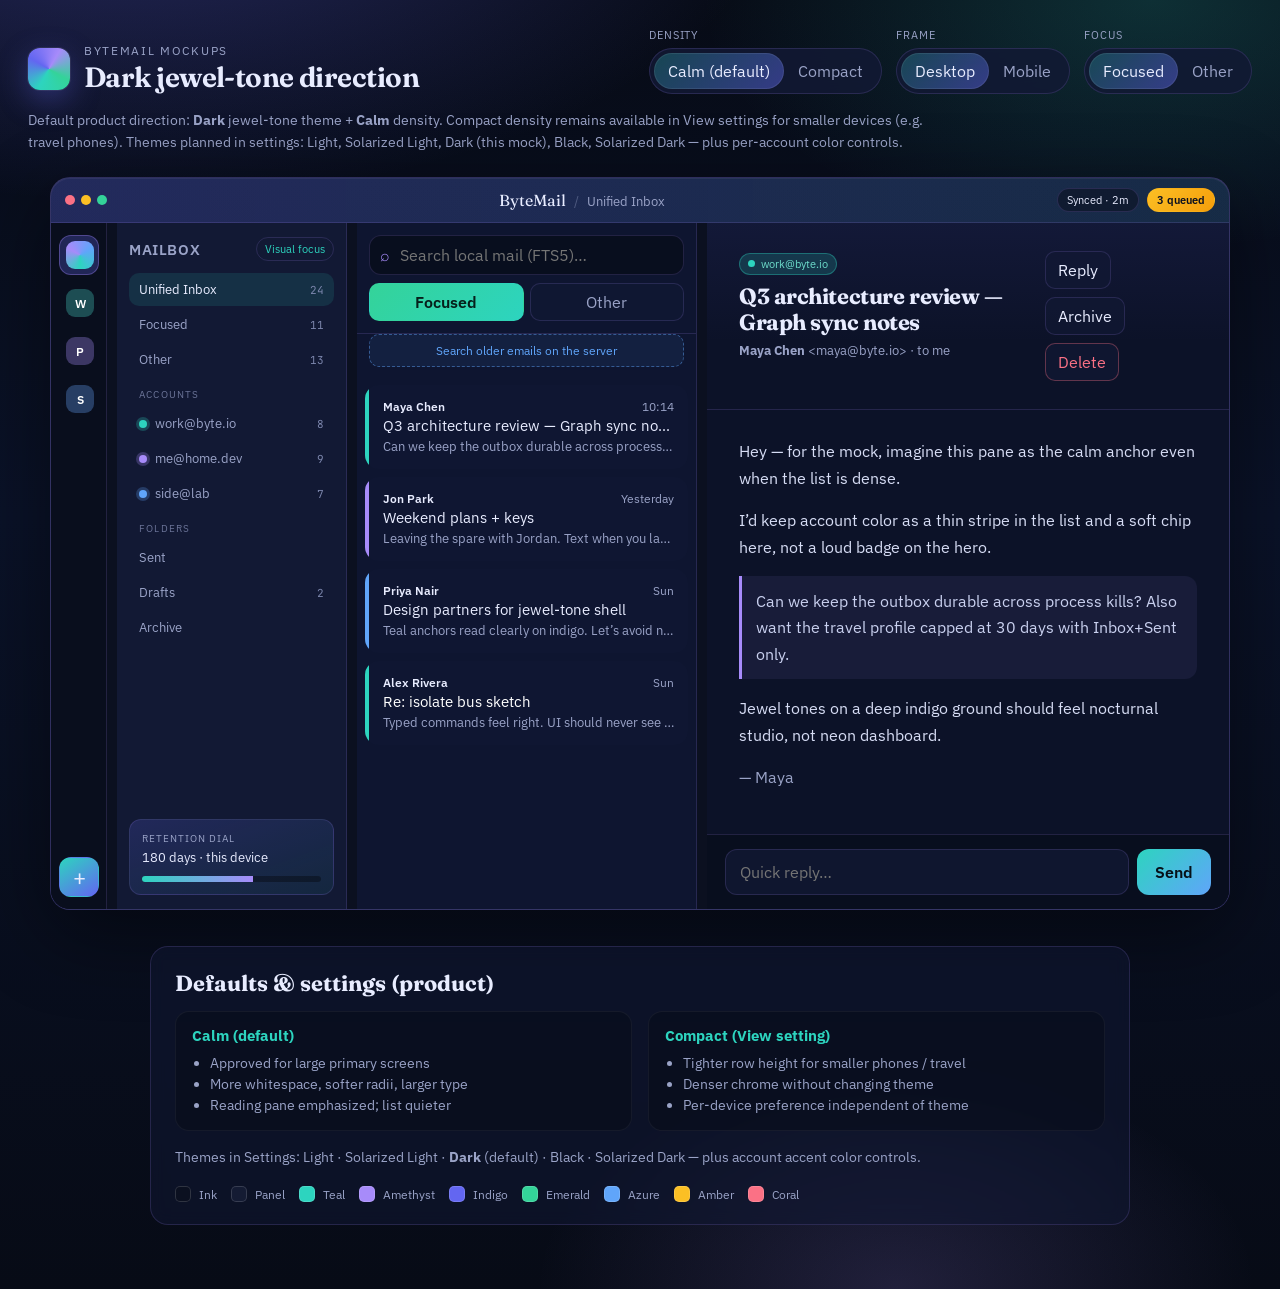
<file: mockups/index.html>
<!DOCTYPE html>
<html lang="en">
<head>
  <meta charset="UTF-8" />
  <meta name="viewport" content="width=device-width, initial-scale=1" />
  <title>ByteMail — Visual Direction Mockups</title>
  <link rel="preconnect" href="https://fonts.googleapis.com" />
  <link rel="preconnect" href="https://fonts.gstatic.com" crossorigin />
  <link href="https://fonts.googleapis.com/css2?family=Fraunces:opsz,wght@9..144,500;9..144,650&family=IBM+Plex+Sans:wght@400;500;600&family=JetBrains+Mono:wght@450&display=swap" rel="stylesheet" />
  <link rel="stylesheet" href="mockups.css" />
</head>
<body>
  <header class="studio-bar">
    <div class="brand-block">
      <span class="logo-mark" aria-hidden="true"></span>
      <div>
        <p class="eyebrow">ByteMail mockups</p>
        <h1>Dark jewel-tone direction</h1>
      </div>
    </div>
    <div class="studio-controls" role="group" aria-label="Mockup controls">
      <label class="seg">
        <span class="seg-label">Density</span>
        <div class="seg-group">
          <button type="button" class="seg-btn is-active" data-density="calm" aria-pressed="true">Calm (default)</button>
          <button type="button" class="seg-btn" data-density="outlook" aria-pressed="false">Compact</button>
        </div>
      </label>
      <label class="seg">
        <span class="seg-label">Frame</span>
        <div class="seg-group">
          <button type="button" class="seg-btn is-active" data-frame="desktop" aria-pressed="true">Desktop</button>
          <button type="button" class="seg-btn" data-frame="mobile" aria-pressed="false">Mobile</button>
        </div>
      </label>
      <label class="seg">
        <span class="seg-label">Focus</span>
        <div class="seg-group">
          <button type="button" class="seg-btn is-active" data-focus="focused" aria-pressed="true">Focused</button>
          <button type="button" class="seg-btn" data-focus="other" aria-pressed="false">Other</button>
        </div>
      </label>
    </div>
  </header>

  <p class="studio-note">
    Default product direction: <strong>Dark</strong> jewel-tone theme + <strong>Calm</strong> density.
    Compact density remains available in View settings for smaller devices (e.g. travel phones).
    Themes planned in settings: Light, Solarized Light, Dark (this mock), Black, Solarized Dark — plus per-account color controls.
  </p>

  <main class="stage" data-density="calm" data-frame="desktop" data-focus="focused">
    <!-- DESKTOP SHELL -->
    <section class="device device-desktop" aria-label="Desktop mockup">
      <div class="titlebar">
        <div class="traffic">
          <span></span><span></span><span></span>
        </div>
        <div class="titlebar-center">
          <span class="app-name">ByteMail</span>
          <span class="title-sep">/</span>
          <span class="context-label">Unified Inbox</span>
        </div>
        <div class="titlebar-actions">
          <span class="pill soft">Synced · 2m</span>
          <span class="pill accent-amber">3 queued</span>
        </div>
      </div>

      <div class="app-shell">
        <aside class="rail" aria-label="Accounts">
          <button class="rail-item is-active" title="Unified">
            <span class="rail-glyph multi"></span>
          </button>
          <button class="rail-item" title="Work" style="--acc:#2dd4bf">
            <span class="rail-glyph">W</span>
          </button>
          <button class="rail-item" title="Personal" style="--acc:#a78bfa">
            <span class="rail-glyph">P</span>
          </button>
          <button class="rail-item" title="Side" style="--acc:#60a5fa">
            <span class="rail-glyph">S</span>
          </button>
          <div class="rail-spacer"></div>
          <button class="rail-item compose" title="Compose">+</button>
        </aside>

        <aside class="sidebar">
          <div class="sidebar-head">
            <h2>Mailbox</h2>
            <button class="ghost-btn" type="button">Visual focus</button>
          </div>
          <nav class="folder-nav">
            <a class="folder is-active" href="#"><span>Unified Inbox</span><em>24</em></a>
            <a class="folder" href="#"><span>Focused</span><em>11</em></a>
            <a class="folder" href="#"><span>Other</span><em>13</em></a>
            <div class="folder-group">Accounts</div>
            <a class="folder" href="#"><i class="dot" style="--acc:#2dd4bf"></i><span>work@byte.io</span><em>8</em></a>
            <a class="folder" href="#"><i class="dot" style="--acc:#a78bfa"></i><span>me@home.dev</span><em>9</em></a>
            <a class="folder" href="#"><i class="dot" style="--acc:#60a5fa"></i><span>side@lab</span><em>7</em></a>
            <div class="folder-group">Folders</div>
            <a class="folder" href="#"><span>Sent</span></a>
            <a class="folder" href="#"><span>Drafts</span><em>2</em></a>
            <a class="folder" href="#"><span>Archive</span></a>
          </nav>
          <div class="retention-card">
            <p class="ret-label">Retention dial</p>
            <p class="ret-value">180 days · this device</p>
            <div class="ret-bar"><span style="width:62%"></span></div>
          </div>
        </aside>

        <section class="list-pane">
          <div class="list-toolbar">
            <div class="search">
              <span class="search-icon" aria-hidden="true">⌕</span>
              <input type="search" placeholder="Search local mail (FTS5)…" value="" />
            </div>
            <div class="focus-toggle" role="group" aria-label="Focus filter">
              <button type="button" class="focus-btn is-on" data-set-focus="focused">Focused</button>
              <button type="button" class="focus-btn" data-set-focus="other">Other</button>
            </div>
          </div>
          <div class="remote-bridge">
            <button type="button">Search older emails on the server</button>
          </div>
          <ul class="message-list focused-list">
            <li class="msg is-selected" style="--acc:#2dd4bf" data-bucket="focused">
              <span class="acc-stripe"></span>
              <div class="msg-main">
                <div class="msg-top">
                  <strong>Maya Chen</strong>
                  <time>10:14</time>
                </div>
                <p class="subject">Q3 architecture review — Graph sync notes</p>
                <p class="snippet">Can we keep the outbox durable across process kills? Also want the travel profile…</p>
              </div>
            </li>
            <li class="msg" style="--acc:#a78bfa" data-bucket="focused">
              <span class="acc-stripe"></span>
              <div class="msg-main">
                <div class="msg-top">
                  <strong>Jon Park</strong>
                  <time>Yesterday</time>
                </div>
                <p class="subject">Weekend plans + keys</p>
                <p class="snippet">Leaving the spare with Jordan. Text when you land.</p>
              </div>
            </li>
            <li class="msg" style="--acc:#60a5fa" data-bucket="focused">
              <span class="acc-stripe"></span>
              <div class="msg-main">
                <div class="msg-top">
                  <strong>Priya Nair</strong>
                  <time>Sun</time>
                </div>
                <p class="subject">Design partners for jewel-tone shell</p>
                <p class="snippet">Teal anchors read clearly on indigo. Let’s avoid neon.</p>
              </div>
            </li>
            <li class="msg unread" style="--acc:#2dd4bf" data-bucket="focused">
              <span class="acc-stripe"></span>
              <div class="msg-main">
                <div class="msg-top">
                  <strong>Alex Rivera</strong>
                  <time>Sun</time>
                </div>
                <p class="subject">Re: isolate bus sketch</p>
                <p class="snippet">Typed commands feel right. UI should never see raw ports.</p>
              </div>
            </li>
          </ul>
          <ul class="message-list other-list" hidden>
            <li class="msg" style="--acc:#2dd4bf" data-bucket="other">
              <span class="acc-stripe"></span>
              <div class="msg-main">
                <div class="msg-top">
                  <strong>GitHub</strong>
                  <time>09:02</time>
                </div>
                <p class="subject">[bytemail] CI passed on main</p>
                <p class="snippet">All checks were successful for commit 8f3a…</p>
              </div>
            </li>
            <li class="msg unread" style="--acc:#a78bfa" data-bucket="other">
              <span class="acc-stripe"></span>
              <div class="msg-main">
                <div class="msg-top">
                  <strong>Stripe</strong>
                  <time>Sat</time>
                </div>
                <p class="subject">Your receipt from Byte Labs</p>
                <p class="snippet">Invoice #2048 · $24.00</p>
              </div>
            </li>
            <li class="msg" style="--acc:#60a5fa" data-bucket="other">
              <span class="acc-stripe"></span>
              <div class="msg-main">
                <div class="msg-top">
                  <strong>Notion Team</strong>
                  <time>Fri</time>
                </div>
                <p class="subject">Weekly digest for Engineering</p>
                <p class="snippet">12 updates across 4 pages you follow.</p>
              </div>
            </li>
          </ul>
        </section>

        <section class="reading-pane">
          <header class="read-head">
            <div class="read-meta">
              <span class="acc-chip" style="--acc:#2dd4bf">work@byte.io</span>
              <h3>Q3 architecture review — Graph sync notes</h3>
              <p class="from-line"><strong>Maya Chen</strong> &lt;maya@byte.io&gt; · to me</p>
            </div>
            <div class="read-actions">
              <button type="button">Reply</button>
              <button type="button">Archive</button>
              <button type="button" class="danger">Delete</button>
            </div>
          </header>
          <article class="read-body">
            <p>Hey — for the mock, imagine this pane as the calm anchor even when the list is dense.</p>
            <p>I’d keep account color as a thin stripe in the list and a soft chip here, not a loud badge on the hero.</p>
            <blockquote>
              Can we keep the outbox durable across process kills? Also want the travel profile capped at 30 days with Inbox+Sent only.
            </blockquote>
            <p>Jewel tones on a deep indigo ground should feel nocturnal studio, not neon dashboard.</p>
            <p class="sig">— Maya</p>
          </article>
          <footer class="quick-reply">
            <input type="text" placeholder="Quick reply…" />
            <button type="button" class="send">Send</button>
          </footer>
        </section>
      </div>
    </section>

    <!-- MOBILE SHELL -->
    <section class="device device-mobile" aria-label="Mobile mockup">
      <div class="phone">
        <div class="phone-notch"></div>
        <div class="phone-app">
          <header class="m-top">
            <button type="button" class="m-icon">☰</button>
            <div>
              <p class="eyebrow">Unified</p>
              <h2>Inbox</h2>
            </div>
            <button type="button" class="m-compose">+</button>
          </header>
          <div class="m-focus">
            <button type="button" class="focus-btn is-on" data-set-focus="focused">Focused</button>
            <button type="button" class="focus-btn" data-set-focus="other">Other</button>
          </div>
          <ul class="m-list focused-list">
            <li style="--acc:#2dd4bf">
              <span class="acc-stripe"></span>
              <div>
                <div class="msg-top"><strong>Maya Chen</strong><time>10:14</time></div>
                <p class="subject">Q3 architecture review</p>
                <p class="snippet">Durable outbox + travel profile…</p>
              </div>
            </li>
            <li style="--acc:#a78bfa">
              <span class="acc-stripe"></span>
              <div>
                <div class="msg-top"><strong>Jon Park</strong><time>Yest</time></div>
                <p class="subject">Weekend plans + keys</p>
                <p class="snippet">Leaving the spare with Jordan…</p>
              </div>
            </li>
            <li class="unread" style="--acc:#60a5fa">
              <span class="acc-stripe"></span>
              <div>
                <div class="msg-top"><strong>Priya Nair</strong><time>Sun</time></div>
                <p class="subject">Jewel-tone shell</p>
                <p class="snippet">Teal anchors on indigo…</p>
              </div>
            </li>
          </ul>
          <ul class="m-list other-list" hidden>
            <li style="--acc:#2dd4bf">
              <span class="acc-stripe"></span>
              <div>
                <div class="msg-top"><strong>GitHub</strong><time>09:02</time></div>
                <p class="subject">CI passed on main</p>
                <p class="snippet">All checks successful…</p>
              </div>
            </li>
            <li class="unread" style="--acc:#a78bfa">
              <span class="acc-stripe"></span>
              <div>
                <div class="msg-top"><strong>Stripe</strong><time>Sat</time></div>
                <p class="subject">Your receipt</p>
                <p class="snippet">Invoice #2048…</p>
              </div>
            </li>
          </ul>
          <div class="m-widgets-hint">
            <p>Android widgets (separate): list · unread counters · action matrix</p>
          </div>
        </div>
      </div>
    </section>
  </main>

  <section class="compare-panel">
    <h2>Defaults &amp; settings (product)</h2>
    <div class="compare-grid">
      <article>
        <h3>Calm (default)</h3>
        <ul>
          <li>Approved for large primary screens</li>
          <li>More whitespace, softer radii, larger type</li>
          <li>Reading pane emphasized; list quieter</li>
        </ul>
      </article>
      <article>
        <h3>Compact (View setting)</h3>
        <ul>
          <li>Tighter row height for smaller phones / travel</li>
          <li>Denser chrome without changing theme</li>
          <li>Per-device preference independent of theme</li>
        </ul>
      </article>
    </div>
    <p class="theme-note">Themes in Settings: Light · Solarized Light · <strong>Dark</strong> (default) · Black · Solarized Dark — plus account accent color controls.</p>
    <div class="swatches" aria-label="Palette">
      <span style="--c:#0b1020"><i></i>Ink</span>
      <span style="--c:#141b33"><i></i>Panel</span>
      <span style="--c:#2dd4bf"><i></i>Teal</span>
      <span style="--c:#a78bfa"><i></i>Amethyst</span>
      <span style="--c:#6366f1"><i></i>Indigo</span>
      <span style="--c:#34d399"><i></i>Emerald</span>
      <span style="--c:#60a5fa"><i></i>Azure</span>
      <span style="--c:#fbbf24"><i></i>Amber</span>
      <span style="--c:#fb7185"><i></i>Coral</span>
    </div>
  </section>

  <script src="mockups.js"></script>
</body>
</html>
</file>
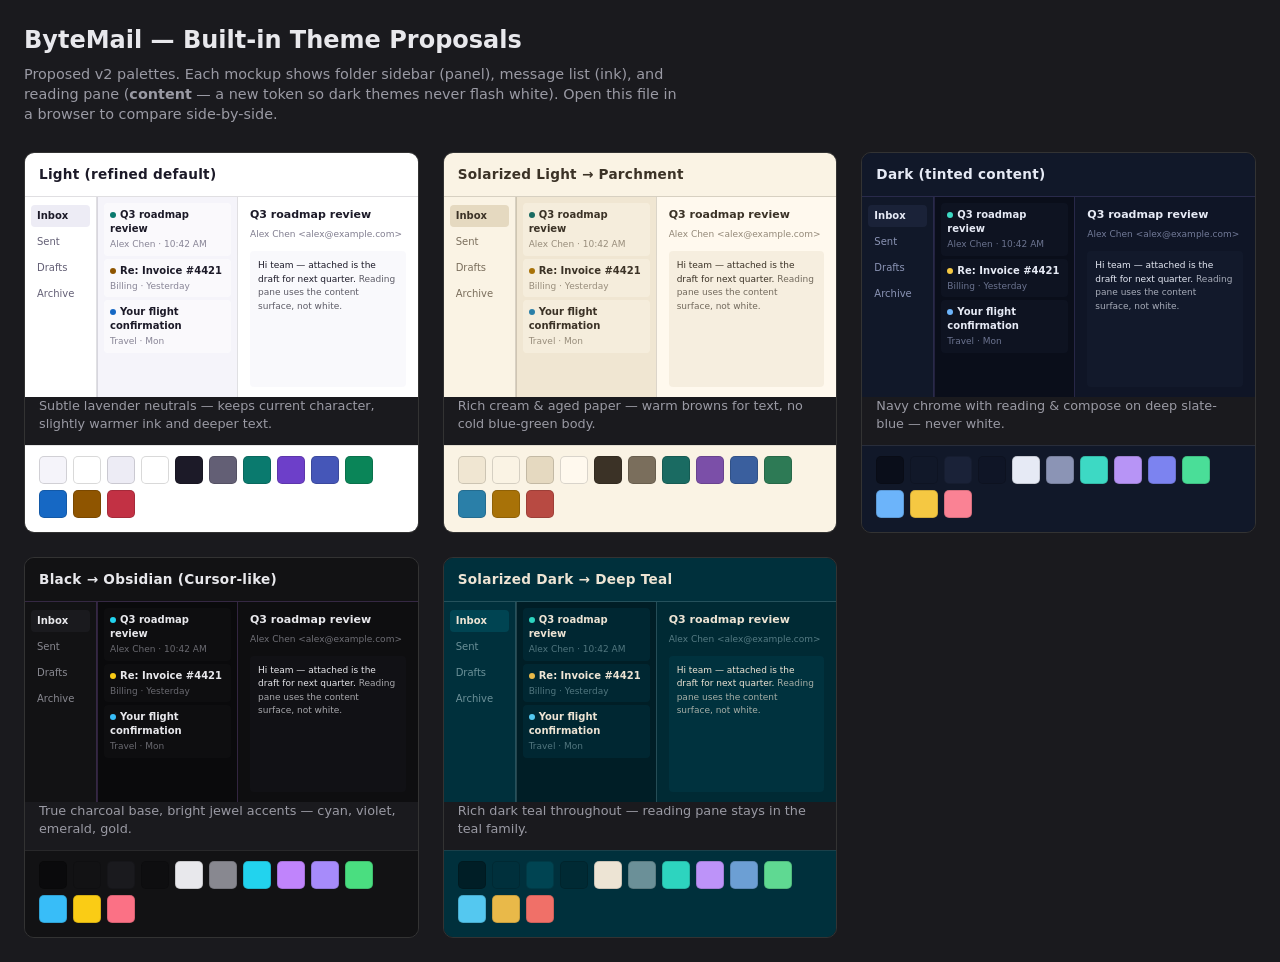
<file: docs/theme_color_proposals.html>
<!DOCTYPE html>
<html lang="en">
<head>
  <meta charset="UTF-8" />
  <meta name="viewport" content="width=device-width, initial-scale=1" />
  <title>ByteMail — Built-in Theme Proposals</title>
  <style>
    * { box-sizing: border-box; margin: 0; padding: 0; }
    body {
      font-family: "IBM Plex Sans", "Segoe UI", system-ui, sans-serif;
      background: #1a1a1e;
      color: #e8e8ec;
      padding: 24px;
      line-height: 1.4;
    }
    h1 { font-size: 1.5rem; font-weight: 600; margin-bottom: 6px; }
    .subtitle { color: #9a9aa4; font-size: 0.9rem; margin-bottom: 28px; max-width: 72ch; }
    .grid { display: grid; grid-template-columns: repeat(auto-fit, minmax(340px, 1fr)); gap: 24px; }
    .theme-card { border-radius: 10px; overflow: hidden; border: 1px solid #333; }
    .theme-label {
      padding: 12px 14px;
      font-weight: 600;
      font-size: 0.85rem;
      letter-spacing: 0.02em;
      border-bottom: 1px solid rgba(0,0,0,0.12);
    }
    .mockup {
      display: grid;
      grid-template-columns: 72px 140px 1fr;
      height: 200px;
      font-size: 10px;
    }
    .sidebar { padding: 8px 6px; display: flex; flex-direction: column; gap: 4px; }
    .sidebar .item { padding: 4px 6px; border-radius: 4px; white-space: nowrap; overflow: hidden; text-overflow: ellipsis; }
    .sidebar .item.active { font-weight: 600; }
    .list { border-left: 1px solid; padding: 6px; display: flex; flex-direction: column; gap: 3px; }
    .row { padding: 5px 6px; border-radius: 4px; display: flex; flex-direction: column; gap: 2px; }
    .row .subj { font-weight: 600; font-size: 10px; }
    .row .meta { font-size: 9px; opacity: 0.75; }
    .row.unread .subj { font-weight: 700; }
    .reading {
      border-left: 1px solid;
      padding: 10px 12px;
      display: flex;
      flex-direction: column;
      gap: 6px;
    }
    .reading .hdr { font-weight: 600; font-size: 11px; }
    .reading .from { font-size: 9px; opacity: 0.8; }
    .reading .body {
      flex: 1;
      border-radius: 4px;
      padding: 8px;
      font-size: 9px;
      line-height: 1.5;
      margin-top: 4px;
    }
    .reading .body em { font-style: normal; opacity: 0.7; }
    .swatches {
      display: flex;
      flex-wrap: wrap;
      gap: 6px;
      padding: 10px 14px 14px;
      border-top: 1px solid rgba(128,128,128,0.2);
    }
    .swatch {
      width: 28px; height: 28px; border-radius: 5px;
      border: 1px solid rgba(0,0,0,0.15);
      position: relative;
    }
    .swatch[title]:hover::after {
      content: attr(title);
      position: absolute; bottom: 100%; left: 50%; transform: translateX(-50%);
      background: #222; color: #fff; padding: 2px 6px; border-radius: 3px;
      font-size: 9px; white-space: nowrap; z-index: 2; margin-bottom: 4px;
    }
    .note { font-size: 0.8rem; color: #9a9aa4; padding: 0 14px 12px; }
    .accent-dot { display: inline-block; width: 6px; height: 6px; border-radius: 50%; margin-right: 4px; vertical-align: middle; }
  </style>
</head>
<body>
  <h1>ByteMail — Built-in Theme Proposals</h1>
  <p class="subtitle">
  Proposed v2 palettes. Each mockup shows folder sidebar (panel), message list (ink), and reading pane (<strong>content</strong> — a new token so dark themes never flash white). Open this file in a browser to compare side-by-side.
  </p>
  <div class="grid" id="themes"></div>
  <script>
    const themes = [
      {
        name: "Light (refined default)",
        note: "Subtle lavender neutrals — keeps current character, slightly warmer ink and deeper text.",
        tokens: {
          ink: "#F5F4FA", panel: "#FFFFFF", panel2: "#EDECF5", content: "#FFFFFF",
          line: "rgba(36,34,54,0.14)", text: "#1C1A28", muted: "#635F75",
          teal: "#0A7A6E", amethyst: "#6D3FC9", indigo: "#4556B8",
          emerald: "#0A8558", azure: "#1668C4", amber: "#8F5500", coral: "#C23144"
        }
      },
      {
        name: "Solarized Light → Parchment",
        note: "Rich cream & aged paper — warm browns for text, no cold blue-green body.",
        tokens: {
          ink: "#F0E6D2", panel: "#FAF3E4", panel2: "#E5D9C0", content: "#FFF9EE",
          line: "rgba(59,50,38,0.18)", text: "#3B3226", muted: "#7A6E5C",
          teal: "#1A6B62", amethyst: "#7B4FA8", indigo: "#3A5F9E",
          emerald: "#2D7A55", azure: "#2A7FA8", amber: "#A87208", coral: "#B84A42"
        }
      },
      {
        name: "Dark (tinted content)",
        note: "Navy chrome with reading & compose on deep slate-blue — never white.",
        tokens: {
          ink: "#0A0E1A", panel: "#111829", panel2: "#1A2238", content: "#0F1526",
          line: "rgba(167,139,250,0.16)", text: "#E6EAF5", muted: "#8B94B5",
          teal: "#3DD9C4", amethyst: "#B794F6", indigo: "#7C83F0",
          emerald: "#4ADE98", azure: "#6CB4FA", amber: "#F5C842", coral: "#FA8294"
        }
      },
      {
        name: "Black → Obsidian (Cursor-like)",
        note: "True charcoal base, bright jewel accents — cyan, violet, emerald, gold.",
        tokens: {
          ink: "#0A0A0C", panel: "#121214", panel2: "#1A1A1E", content: "#0E0E10",
          line: "rgba(192,132,252,0.2)", text: "#E8E8EC", muted: "#888890",
          teal: "#22D3EE", amethyst: "#C084FC", indigo: "#A78BFA",
          emerald: "#4ADE80", azure: "#38BDF8", amber: "#FACC15", coral: "#FB7185"
        }
      },
      {
        name: "Solarized Dark → Deep Teal",
        note: "Rich dark teal throughout — reading pane stays in the teal family.",
        tokens: {
          ink: "#001E26", panel: "#00303C", panel2: "#004452", content: "#002A34",
          line: "rgba(107,144,152,0.35)", text: "#EDE4D4", muted: "#6B9098",
          teal: "#2DD4BF", amethyst: "#BD93F9", indigo: "#6C9FD4",
          emerald: "#5FD992", azure: "#54C8F0", amber: "#E9B949", coral: "#F07068"
        }
      }
    ];

    const sampleRows = [
      { unread: true, subj: "Q3 roadmap review", meta: "Alex Chen · 10:42 AM", accent: "teal" },
      { unread: false, subj: "Re: Invoice #4421", meta: "Billing · Yesterday", accent: "amber" },
      { unread: false, subj: "Your flight confirmation", meta: "Travel · Mon", accent: "azure" },
    ];

    const el = document.getElementById("themes");
    themes.forEach(t => {
      const tok = t.tokens;
      const card = document.createElement("div");
      card.className = "theme-card";
      card.innerHTML = `
        <div class="theme-label" style="background:${tok.panel}; color:${tok.text}; border-color:${tok.line}">
          ${t.name}
        </div>
        <div class="mockup" style="background:${tok.ink}">
          <div class="sidebar" style="background:${tok.panel}; color:${tok.muted}; border-right:1px solid ${tok.line}">
            <div class="item active" style="background:${tok.panel2}; color:${tok.text}">Inbox</div>
            <div class="item">Sent</div>
            <div class="item">Drafts</div>
            <div class="item">Archive</div>
          </div>
          <div class="list" style="border-color:${tok.line}; color:${tok.text}">
            ${sampleRows.map(r => `
              <div class="row ${r.unread ? 'unread' : ''}" style="background:${tok.panel}88">
                <span class="subj"><span class="accent-dot" style="background:${tok[r.accent]}"></span>${r.subj}</span>
                <span class="meta" style="color:${tok.muted}">${r.meta}</span>
              </div>`).join("")}
          </div>
          <div class="reading" style="background:${tok.content}; color:${tok.text}; border-color:${tok.line}">
            <div class="hdr">Q3 roadmap review</div>
            <div class="from" style="color:${tok.muted}">Alex Chen &lt;alex@example.com&gt;</div>
            <div class="body" style="background:${tok.panel2}55; color:${tok.text}">
              Hi team — attached is the draft for next quarter. <em>Reading pane uses the content surface, not white.</em>
            </div>
          </div>
        </div>
        <p class="note">${t.note}</p>
        <div class="swatches" style="background:${tok.panel}">
          ${["ink","panel","panel2","content","text","muted","teal","amethyst","indigo","emerald","azure","amber","coral"]
            .map(k => `<div class="swatch" style="background:${tok[k]}" title="${k} ${tok[k]}"></div>`).join("")}
        </div>
      `;
      el.appendChild(card);
    });
  </script>
</body>
</html>
</file>
<file: mockups/mockups.css>
:root {
  --ink: #070b16;
  --ink-2: #0b1020;
  --panel: #121934;
  --panel-2: #171f3f;
  --line: rgba(167, 139, 250, 0.16);
  --text: #e8ecff;
  --muted: #9aa3c7;
  --teal: #2dd4bf;
  --amethyst: #a78bfa;
  --indigo: #6366f1;
  --emerald: #34d399;
  --azure: #60a5fa;
  --amber: #fbbf24;
  --coral: #fb7185;
  --shadow: 0 24px 80px rgba(0, 0, 0, 0.45);
  --radius: 14px;
  --font: "IBM Plex Sans", system-ui, sans-serif;
  --display: "Fraunces", Georgia, serif;
  --mono: "JetBrains Mono", ui-monospace, monospace;
}

* { box-sizing: border-box; }
html, body { margin: 0; min-height: 100%; }
body {
  font-family: var(--font);
  color: var(--text);
  background:
    radial-gradient(1200px 600px at 10% -10%, rgba(99, 102, 241, 0.35), transparent 55%),
    radial-gradient(900px 500px at 90% 0%, rgba(45, 212, 191, 0.18), transparent 50%),
    radial-gradient(800px 500px at 70% 100%, rgba(167, 139, 250, 0.16), transparent 45%),
    linear-gradient(180deg, #070b16, #0a1228 40%, #070b16);
  padding: 28px 28px 64px;
}

button, input { font: inherit; color: inherit; }

.studio-bar {
  display: flex;
  flex-wrap: wrap;
  gap: 20px 28px;
  align-items: flex-end;
  justify-content: space-between;
  margin-bottom: 16px;
}

.brand-block { display: flex; gap: 14px; align-items: center; }
.logo-mark {
  width: 42px; height: 42px; border-radius: 12px;
  background:
    conic-gradient(from 210deg, var(--teal), var(--indigo), var(--amethyst), var(--emerald), var(--teal));
  box-shadow: 0 0 0 1px rgba(255,255,255,0.08), 0 10px 30px rgba(99, 102, 241, 0.35);
}
.eyebrow {
  margin: 0;
  font-size: 12px;
  letter-spacing: 0.14em;
  text-transform: uppercase;
  color: var(--muted);
}
.brand-block h1 {
  margin: 2px 0 0;
  font-family: var(--display);
  font-weight: 650;
  font-size: 28px;
  letter-spacing: -0.02em;
}

.studio-controls { display: flex; flex-wrap: wrap; gap: 14px; }
.seg { display: grid; gap: 6px; }
.seg-label { font-size: 11px; color: var(--muted); letter-spacing: 0.08em; text-transform: uppercase; }
.seg-group {
  display: inline-flex;
  padding: 4px;
  border-radius: 999px;
  background: rgba(18, 25, 52, 0.85);
  border: 1px solid var(--line);
  backdrop-filter: blur(10px);
}
.seg-btn {
  border: 0;
  background: transparent;
  color: var(--muted);
  padding: 8px 14px;
  border-radius: 999px;
  cursor: pointer;
  transition: 160ms ease;
}
.seg-btn.is-active {
  background: linear-gradient(135deg, rgba(45, 212, 191, 0.25), rgba(99, 102, 241, 0.45));
  color: var(--text);
  box-shadow: inset 0 0 0 1px rgba(255,255,255,0.08);
}

.studio-note {
  max-width: 920px;
  margin: 0 0 24px;
  color: var(--muted);
  line-height: 1.55;
  font-size: 14px;
}

.stage { display: grid; place-items: start center; min-height: 640px; }

/* Frame visibility */
.device-mobile { display: none; }
.stage[data-frame="mobile"] .device-desktop { display: none; }
.stage[data-frame="mobile"] .device-mobile { display: grid; place-items: center; }

/* Density tokens — Outlook-like default */
.stage[data-density="outlook"] {
  --row-pad-y: 8px;
  --row-pad-x: 10px;
  --list-gap: 0;
  --pane-gap: 0;
  --chrome-scale: 0.92;
  --read-pad: 18px 20px;
  --type-subject: 13px;
  --type-snippet: 12px;
  --type-body: 14px;
  --sidebar-w: 200px;
  --list-w: 320px;
  --msg-radius: 0;
  --shell-radius: 12px;
  --msg-border: 1px solid rgba(255,255,255,0.04);
  --toolbar-compact: 1;
}

.stage[data-density="calm"] {
  --row-pad-y: 14px;
  --row-pad-x: 14px;
  --list-gap: 8px;
  --pane-gap: 10px;
  --chrome-scale: 1;
  --read-pad: 28px 32px;
  --type-subject: 15px;
  --type-snippet: 13px;
  --type-body: 16px;
  --sidebar-w: 230px;
  --list-w: 340px;
  --msg-radius: 14px;
  --shell-radius: 20px;
  --msg-border: 0;
  --toolbar-compact: 0;
}

.device-desktop {
  width: min(1180px, 100%);
  border-radius: var(--shell-radius);
  overflow: hidden;
  background: linear-gradient(180deg, #151d3c, #0d1430);
  border: 1px solid rgba(167, 139, 250, 0.22);
  box-shadow: var(--shadow), inset 0 1px 0 rgba(255,255,255,0.06);
}

.titlebar {
  display: flex;
  align-items: center;
  justify-content: space-between;
  gap: 12px;
  padding: 10px 14px;
  background: linear-gradient(90deg, rgba(99,102,241,0.18), rgba(45,212,191,0.08));
  border-bottom: 1px solid var(--line);
}
.traffic { display: flex; gap: 6px; }
.traffic span {
  width: 10px; height: 10px; border-radius: 50%;
  background: #334155;
}
.traffic span:nth-child(1) { background: #fb7185; }
.traffic span:nth-child(2) { background: #fbbf24; }
.traffic span:nth-child(3) { background: #34d399; }
.titlebar-center {
  display: flex; align-items: baseline; gap: 8px;
  font-size: 13px; color: var(--muted);
}
.app-name {
  font-family: var(--display);
  color: var(--text);
  font-size: 16px;
}
.title-sep { opacity: 0.4; }
.titlebar-actions { display: flex; gap: 8px; }
.pill {
  font-size: 11px;
  padding: 4px 9px;
  border-radius: 999px;
  border: 1px solid var(--line);
  background: rgba(7, 11, 22, 0.45);
}
.pill.accent-amber {
  color: #0b1020;
  background: linear-gradient(135deg, #fbbf24, #f59e0b);
  border-color: transparent;
  font-weight: 600;
}

.app-shell {
  display: grid;
  grid-template-columns: 56px var(--sidebar-w) var(--list-w) 1fr;
  min-height: 620px;
  gap: var(--pane-gap);
  background: var(--ink-2);
}

.rail {
  display: flex;
  flex-direction: column;
  gap: 8px;
  padding: 12px 8px;
  background: #090e1d;
  border-right: 1px solid var(--line);
}
.rail-item {
  width: 40px; height: 40px;
  border-radius: 12px;
  border: 1px solid transparent;
  background: transparent;
  cursor: pointer;
  color: var(--text);
  display: grid; place-items: center;
}
.rail-item.is-active {
  background: rgba(99, 102, 241, 0.28);
  border-color: rgba(167, 139, 250, 0.35);
}
.rail-glyph {
  width: 28px; height: 28px; border-radius: 9px;
  display: grid; place-items: center;
  background: color-mix(in oklab, var(--acc, var(--indigo)) 35%, #0b1020);
  color: #fff;
  font-size: 12px;
  font-weight: 600;
}
.rail-glyph.multi {
  background: conic-gradient(from 180deg, var(--teal), var(--amethyst), var(--azure), var(--teal));
}
.rail-spacer { flex: 1; }
.rail-item.compose {
  background: linear-gradient(145deg, var(--teal), var(--indigo));
  font-size: 22px;
  line-height: 1;
}

.sidebar {
  background: var(--panel);
  border-right: 1px solid var(--line);
  padding: 14px 12px;
  display: flex;
  flex-direction: column;
  gap: 12px;
}
.sidebar-head {
  display: flex; align-items: center; justify-content: space-between; gap: 8px;
}
.sidebar-head h2 {
  margin: 0;
  font-size: calc(13px * var(--chrome-scale) + 2px);
  letter-spacing: 0.04em;
  text-transform: uppercase;
  color: var(--muted);
  font-weight: 600;
}
.ghost-btn {
  border: 1px solid var(--line);
  background: transparent;
  color: var(--teal);
  border-radius: 999px;
  padding: 4px 8px;
  font-size: 11px;
  cursor: pointer;
}
.folder-nav { display: grid; gap: 2px; }
.folder {
  display: flex; align-items: center; gap: 8px;
  padding: 8px 10px;
  border-radius: 10px;
  color: var(--muted);
  text-decoration: none;
  font-size: 13px;
}
.folder em {
  margin-left: auto;
  font-style: normal;
  font-family: var(--mono);
  font-size: 11px;
  color: #7c86ad;
}
.folder.is-active {
  background: rgba(45, 212, 191, 0.12);
  color: var(--text);
}
.folder .dot {
  width: 8px; height: 8px; border-radius: 50%;
  background: var(--acc);
  box-shadow: 0 0 0 3px color-mix(in oklab, var(--acc) 25%, transparent);
}
.folder-group {
  margin: 10px 10px 4px;
  font-size: 10px;
  letter-spacing: 0.12em;
  text-transform: uppercase;
  color: #6b7498;
}
.retention-card {
  margin-top: auto;
  padding: 12px;
  border-radius: 12px;
  background: linear-gradient(160deg, rgba(99,102,241,0.2), rgba(45,212,191,0.08));
  border: 1px solid var(--line);
}
.ret-label { margin: 0; font-size: 10px; letter-spacing: 0.1em; text-transform: uppercase; color: var(--muted); }
.ret-value { margin: 4px 0 10px; font-size: 13px; }
.ret-bar {
  height: 6px; border-radius: 999px; background: rgba(0,0,0,0.35); overflow: hidden;
}
.ret-bar span {
  display: block; height: 100%;
  background: linear-gradient(90deg, var(--teal), var(--amethyst));
}

.list-pane {
  background: #0e1530;
  border-right: 1px solid var(--line);
  display: flex;
  flex-direction: column;
  min-width: 0;
}
.list-toolbar {
  display: grid;
  gap: 8px;
  padding: 12px;
  border-bottom: 1px solid var(--line);
}
.search {
  display: flex; align-items: center; gap: 8px;
  padding: 8px 10px;
  border-radius: 12px;
  background: rgba(7, 11, 22, 0.65);
  border: 1px solid var(--line);
}
.search input {
  border: 0; outline: 0; background: transparent; width: 100%;
  color: var(--text);
}
.search-icon { color: var(--amethyst); }
.focus-toggle, .m-focus {
  display: grid;
  grid-template-columns: 1fr 1fr;
  gap: 6px;
}
.focus-btn {
  border: 1px solid var(--line);
  background: rgba(18, 25, 52, 0.6);
  border-radius: 10px;
  padding: 8px;
  cursor: pointer;
  color: var(--muted);
}
.focus-btn.is-on {
  color: #06201b;
  background: linear-gradient(135deg, var(--emerald), var(--teal));
  border-color: transparent;
  font-weight: 600;
}
.stage[data-focus="other"] .focus-btn.is-on {
  color: #2a0c12;
  background: linear-gradient(135deg, var(--coral), #fb923c);
}
.remote-bridge {
  padding: 0 12px 10px;
}
.remote-bridge button {
  width: 100%;
  border: 1px dashed rgba(96, 165, 250, 0.45);
  background: rgba(96, 165, 250, 0.08);
  color: var(--azure);
  border-radius: 10px;
  padding: 8px;
  cursor: pointer;
  font-size: 12px;
}

.message-list {
  list-style: none;
  margin: 0;
  padding: 8px;
  display: grid;
  gap: var(--list-gap);
  overflow: auto;
}
.msg {
  position: relative;
  display: grid;
  grid-template-columns: 4px 1fr;
  gap: 0;
  border-radius: var(--msg-radius);
  border: var(--msg-border);
  background: transparent;
  cursor: pointer;
  overflow: hidden;
}
.stage[data-density="calm"] .msg {
  background: rgba(18, 25, 52, 0.55);
}
.msg.is-selected,
.msg:hover {
  background: rgba(99, 102, 241, 0.14);
}
.msg.unread .subject { color: #fff; }
.acc-stripe { background: var(--acc); min-height: 100%; }
.msg-main { padding: var(--row-pad-y) var(--row-pad-x); min-width: 0; }
.msg-top {
  display: flex; justify-content: space-between; gap: 8px;
  font-size: 12px; color: var(--muted); margin-bottom: 2px;
}
.msg-top strong { color: var(--text); font-weight: 600; }
.subject {
  margin: 0;
  font-size: var(--type-subject);
  white-space: nowrap; overflow: hidden; text-overflow: ellipsis;
}
.snippet {
  margin: 3px 0 0;
  font-size: var(--type-snippet);
  color: var(--muted);
  white-space: nowrap; overflow: hidden; text-overflow: ellipsis;
}

.reading-pane {
  background:
    linear-gradient(180deg, rgba(99,102,241,0.08), transparent 120px),
    #0c1228;
  display: flex;
  flex-direction: column;
  min-width: 0;
}
.read-head {
  display: flex;
  justify-content: space-between;
  gap: 16px;
  padding: var(--read-pad);
  border-bottom: 1px solid var(--line);
}
.read-meta h3 {
  margin: 8px 0 6px;
  font-family: var(--display);
  font-size: calc(22px * (0.9 + 0.1 * var(--chrome-scale)));
  letter-spacing: -0.02em;
  line-height: 1.2;
}
.from-line { margin: 0; color: var(--muted); font-size: 13px; }
.acc-chip {
  display: inline-flex;
  align-items: center;
  gap: 6px;
  font-size: 11px;
  padding: 3px 8px;
  border-radius: 999px;
  background: color-mix(in oklab, var(--acc) 18%, transparent);
  color: color-mix(in oklab, var(--acc) 80%, white);
  border: 1px solid color-mix(in oklab, var(--acc) 35%, transparent);
}
.acc-chip::before {
  content: "";
  width: 7px; height: 7px; border-radius: 50%;
  background: var(--acc);
}
.read-actions { display: flex; gap: 8px; flex-wrap: wrap; align-content: start; }
.read-actions button {
  border: 1px solid var(--line);
  background: rgba(18, 25, 52, 0.7);
  border-radius: 10px;
  padding: 8px 12px;
  cursor: pointer;
}
.read-actions .danger { color: var(--coral); border-color: rgba(251, 113, 133, 0.35); }
.read-body {
  padding: var(--read-pad);
  font-size: var(--type-body);
  line-height: 1.65;
  color: #d7ddf5;
  overflow: auto;
}
.read-body p { margin: 0 0 1em; }
.read-body blockquote {
  margin: 0 0 1em;
  padding: 12px 14px;
  border-left: 3px solid var(--amethyst);
  background: rgba(167, 139, 250, 0.08);
  color: #c9d0ef;
  border-radius: 0 12px 12px 0;
}
.sig { color: var(--muted); }
.quick-reply {
  margin-top: auto;
  display: flex;
  gap: 8px;
  padding: 14px 18px;
  border-top: 1px solid var(--line);
  background: rgba(7, 11, 22, 0.55);
}
.quick-reply input {
  flex: 1;
  border-radius: 12px;
  border: 1px solid var(--line);
  background: rgba(18, 25, 52, 0.8);
  padding: 12px 14px;
  outline: none;
}
.quick-reply .send {
  border: 0;
  border-radius: 12px;
  padding: 0 18px;
  cursor: pointer;
  font-weight: 600;
  color: #061018;
  background: linear-gradient(135deg, var(--teal), var(--azure));
}

/* Focus list switching */
.stage[data-focus="focused"] .other-list { display: none !important; }
.stage[data-focus="other"] .focused-list { display: none !important; }
.stage[data-focus="other"] .other-list { display: grid !important; }

/* Mobile */
.phone {
  width: 360px;
  height: 720px;
  border-radius: 36px;
  padding: 12px;
  background: linear-gradient(160deg, #1a2244, #0a1022);
  border: 1px solid rgba(167, 139, 250, 0.28);
  box-shadow: var(--shadow);
}
.phone-notch {
  width: 120px; height: 18px; margin: 4px auto 10px;
  border-radius: 999px; background: #050814;
}
.phone-app {
  height: calc(100% - 32px);
  border-radius: 26px;
  overflow: hidden;
  background: #0b1020;
  display: flex;
  flex-direction: column;
}
.m-top {
  display: flex; align-items: center; gap: 12px;
  padding: 16px 16px 8px;
}
.m-top h2 { margin: 0; font-family: var(--display); font-size: 26px; }
.m-icon, .m-compose {
  width: 40px; height: 40px; border-radius: 12px;
  border: 1px solid var(--line);
  background: rgba(18, 25, 52, 0.8);
  cursor: pointer;
}
.m-compose {
  margin-left: auto;
  background: linear-gradient(145deg, var(--teal), var(--indigo));
  border: 0;
  font-size: 22px;
}
.m-focus { padding: 8px 16px 4px; }
.m-list {
  list-style: none;
  margin: 0;
  padding: 8px 12px;
  display: grid;
  gap: var(--list-gap);
  overflow: auto;
}
.m-list li {
  display: grid;
  grid-template-columns: 4px 1fr;
  border-radius: var(--msg-radius);
  background: rgba(18, 25, 52, 0.7);
  overflow: hidden;
}
.m-list li > div { padding: var(--row-pad-y) var(--row-pad-x); }
.m-widgets-hint {
  margin-top: auto;
  padding: 12px 16px 18px;
  color: var(--muted);
  font-size: 11px;
  border-top: 1px solid var(--line);
}

.compare-panel {
  margin: 36px auto 0;
  max-width: 980px;
  padding: 22px 24px;
  border-radius: 18px;
  background: rgba(18, 25, 52, 0.55);
  border: 1px solid var(--line);
  backdrop-filter: blur(8px);
}
.compare-panel h2 {
  margin: 0 0 14px;
  font-family: var(--display);
  font-size: 22px;
}
.compare-grid {
  display: grid;
  grid-template-columns: repeat(2, minmax(0, 1fr));
  gap: 16px;
}
.compare-grid article {
  padding: 14px 16px;
  border-radius: 14px;
  background: rgba(7, 11, 22, 0.45);
  border: 1px solid rgba(255,255,255,0.05);
}
.compare-grid h3 { margin: 0 0 8px; color: var(--teal); font-size: 15px; }
.compare-grid ul { margin: 0; padding-left: 18px; color: var(--muted); line-height: 1.5; font-size: 14px; }
.theme-note {
  margin: 16px 0 0;
  color: var(--muted);
  font-size: 14px;
  line-height: 1.5;
}
.swatches {
  display: flex; flex-wrap: wrap; gap: 10px 14px;
  margin-top: 18px;
  font-size: 12px;
  color: var(--muted);
}
.swatches span { display: inline-flex; align-items: center; gap: 8px; }
.swatches i {
  width: 16px; height: 16px; border-radius: 5px;
  background: var(--c);
  box-shadow: inset 0 0 0 1px rgba(255,255,255,0.15);
  display: inline-block;
}

.device-desktop {
  overflow-x: auto;
}
.app-shell {
  min-width: 980px;
}

@media (max-width: 720px) {
  .compare-grid { grid-template-columns: 1fr; }
  body { padding: 18px 14px 40px; }
}
</file>
